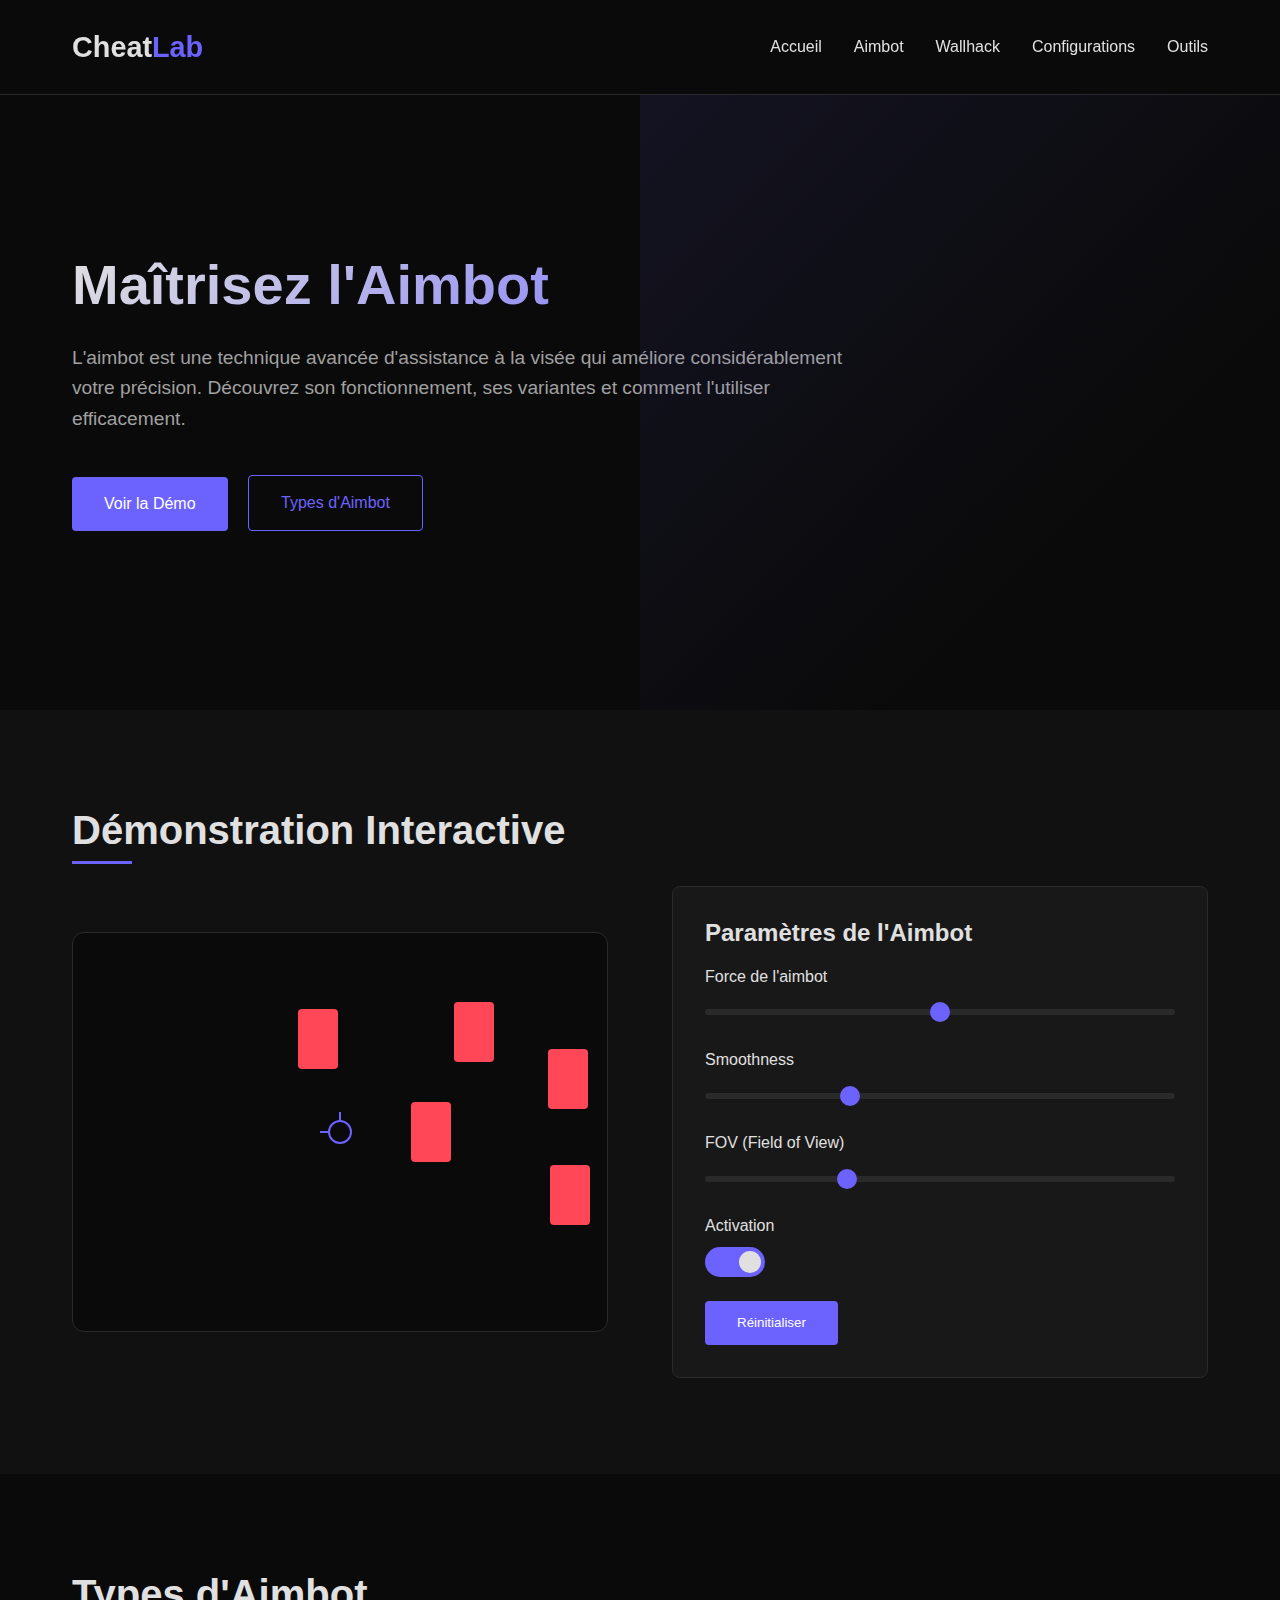
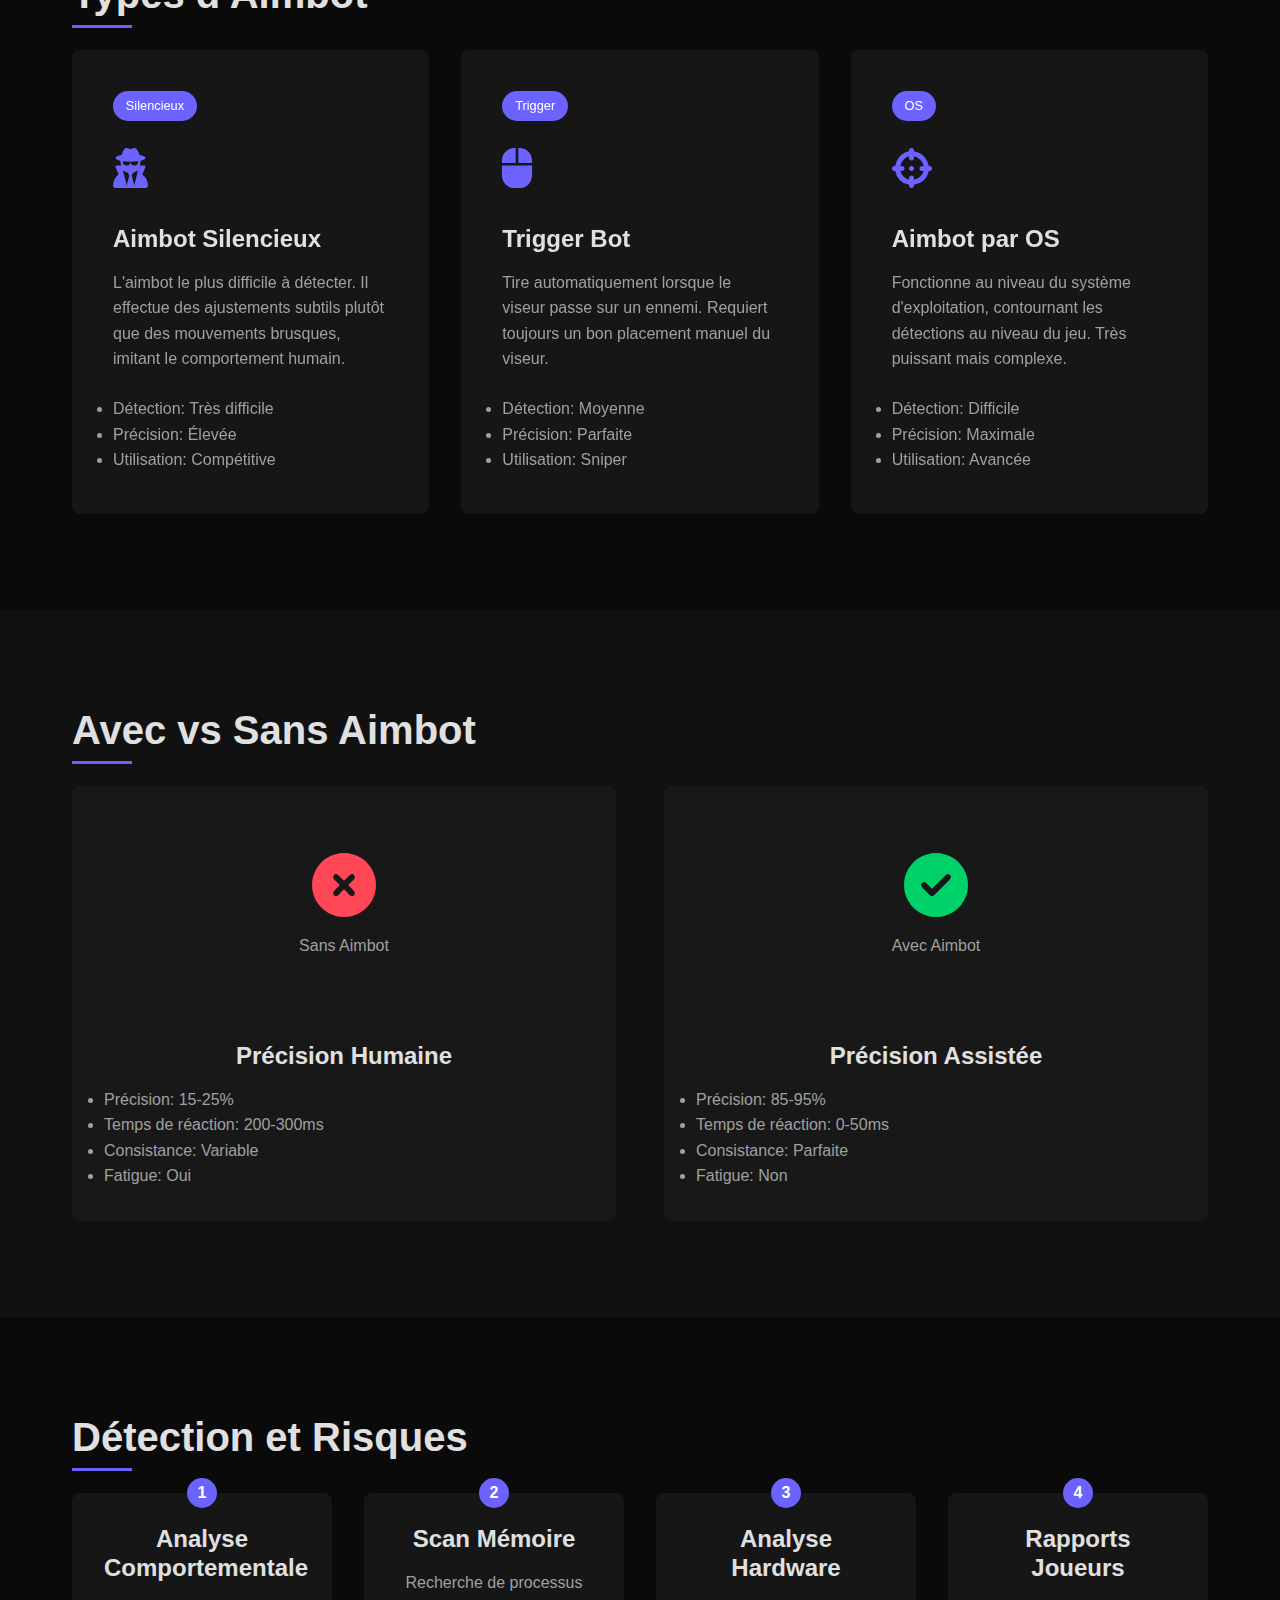
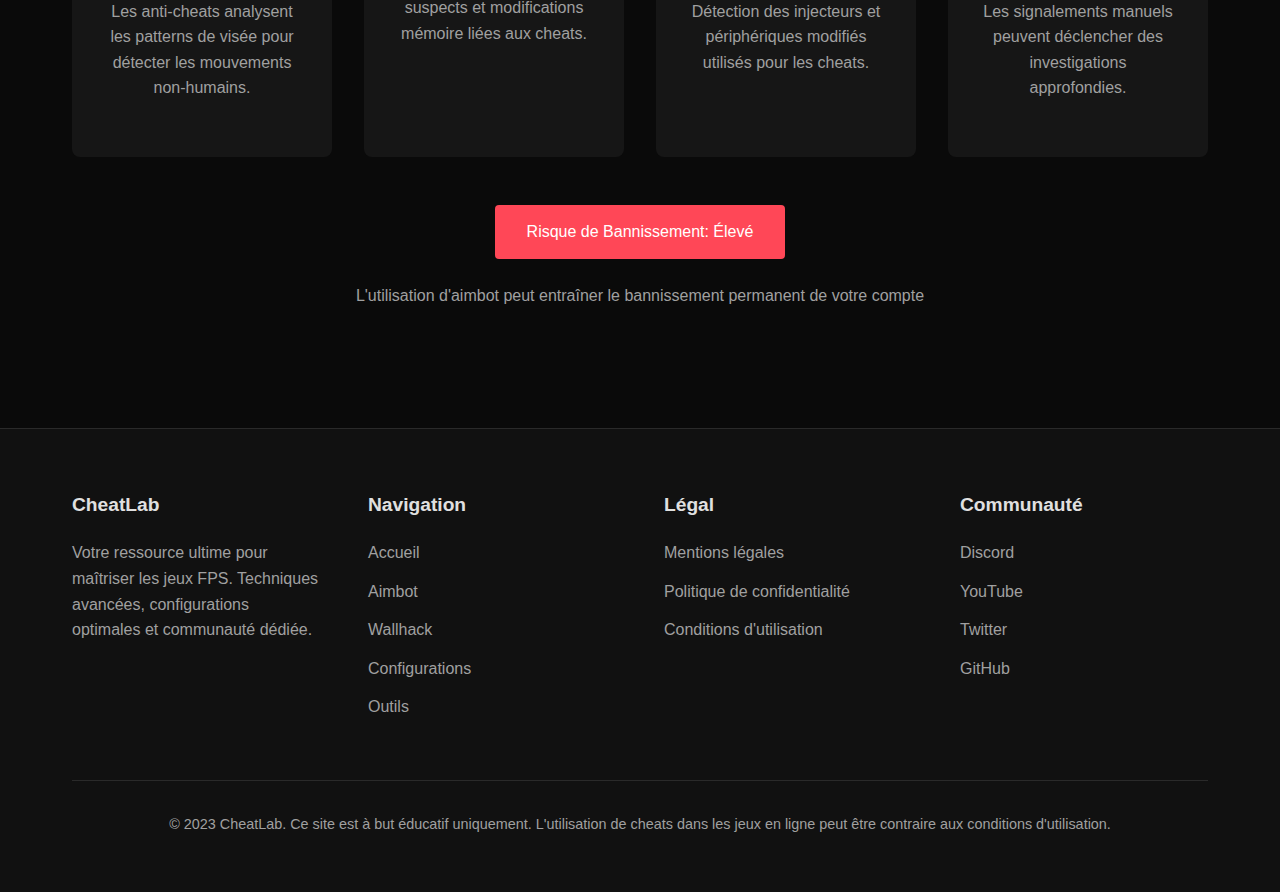
<file: aimbot.html>
<!DOCTYPE html>
<html lang="fr">
<head>
    <meta charset="UTF-8">
    <meta name="viewport" content="width=device-width, initial-scale=1.0">
    <title>Aimbot - CheatLab</title>
    <link rel="stylesheet" href="https://cdnjs.cloudflare.com/ajax/libs/font-awesome/6.4.0/css/all.min.css">
    <style>
        /* Variables et reset */
        :root {
            --primary: #0a0a0a;
            --secondary: #111111;
            --accent: #6c63ff;
            --accent-light: #8a85ff;
            --text: #e0e0e0;
            --text-light: #a0a0a0;
            --border: #2a2a2a;
            --card-bg: rgba(30, 30, 30, 0.6);
            --success: #00d26a;
            --warning: #ff9a3d;
            --danger: #ff4757;
        }

        * {
            margin: 0;
            padding: 0;
            box-sizing: border-box;
            font-family: 'Inter', -apple-system, BlinkMacSystemFont, sans-serif;
        }

        html {
            scroll-behavior: smooth;
        }

        body {
            background-color: var(--primary);
            color: var(--text);
            line-height: 1.6;
            overflow-x: hidden;
        }

        /* Typographie */
        h1, h2, h3, h4 {
            font-weight: 600;
            line-height: 1.2;
        }

        h1 {
            font-size: 3.5rem;
            margin-bottom: 1.5rem;
            background: linear-gradient(135deg, var(--text) 0%, var(--accent) 100%);
            -webkit-background-clip: text;
            -webkit-text-fill-color: transparent;
        }

        h2 {
            font-size: 2.5rem;
            margin-bottom: 2rem;
            position: relative;
            display: inline-block;
        }

        h2:after {
            content: '';
            position: absolute;
            bottom: -10px;
            left: 0;
            width: 60px;
            height: 3px;
            background: var(--accent);
        }

        h3 {
            font-size: 1.5rem;
            margin-bottom: 1rem;
        }

        p {
            margin-bottom: 1.5rem;
            color: var(--text-light);
        }

        /* Layout */
        .container {
            width: 100%;
            max-width: 1200px;
            margin: 0 auto;
            padding: 0 2rem;
        }

        section {
            padding: 6rem 0;
        }

        /* Navigation */
        nav {
            position: fixed;
            top: 0;
            width: 100%;
            padding: 1.5rem 0;
            background: rgba(10, 10, 10, 0.9);
            backdrop-filter: blur(10px);
            z-index: 1000;
            border-bottom: 1px solid var(--border);
            transition: all 0.3s ease;
        }

        nav.scrolled {
            padding: 1rem 0;
            background: rgba(10, 10, 10, 0.95);
        }

        .nav-container {
            display: flex;
            justify-content: space-between;
            align-items: center;
        }

        .logo {
            font-size: 1.8rem;
            font-weight: 700;
            color: var(--text);
            text-decoration: none;
            display: flex;
            align-items: center;
        }

        .logo span {
            color: var(--accent);
        }

        .nav-links {
            display: flex;
            list-style: none;
        }

        .nav-links li {
            margin-left: 2rem;
        }

        .nav-links a {
            color: var(--text);
            text-decoration: none;
            font-weight: 500;
            transition: color 0.3s;
            position: relative;
        }

        .nav-links a:after {
            content: '';
            position: absolute;
            bottom: -5px;
            left: 0;
            width: 0;
            height: 2px;
            background: var(--accent);
            transition: width 0.3s;
        }

        .nav-links a:hover {
            color: var(--accent-light);
        }

        .nav-links a:hover:after {
            width: 100%;
        }

        .mobile-toggle {
            display: none;
            background: none;
            border: none;
            color: var(--text);
            font-size: 1.5rem;
            cursor: pointer;
        }

        /* Hero Section */
        .hero {
            min-height: 70vh;
            display: flex;
            align-items: center;
            position: relative;
            overflow: hidden;
            margin-top: 80px;
        }

        .hero-content {
            max-width: 800px;
            z-index: 2;
        }

        .hero p {
            font-size: 1.2rem;
            margin-bottom: 2.5rem;
        }

        .btn {
            display: inline-block;
            padding: 0.9rem 2rem;
            background: var(--accent);
            color: white;
            text-decoration: none;
            border-radius: 4px;
            font-weight: 500;
            transition: all 0.3s;
            border: none;
            cursor: pointer;
            position: relative;
            overflow: hidden;
        }

        .btn:before {
            content: '';
            position: absolute;
            top: 0;
            left: -100%;
            width: 100%;
            height: 100%;
            background: linear-gradient(90deg, transparent, rgba(255,255,255,0.2), transparent);
            transition: left 0.5s;
        }

        .btn:hover:before {
            left: 100%;
        }

        .btn:hover {
            background: var(--accent-light);
            transform: translateY(-2px);
            box-shadow: 0 10px 20px rgba(108, 99, 255, 0.3);
        }

        .btn-outline {
            background: transparent;
            border: 1px solid var(--accent);
            color: var(--accent);
            margin-left: 1rem;
        }

        .btn-outline:hover {
            background: rgba(108, 99, 255, 0.1);
        }

        .hero-bg {
            position: absolute;
            top: 0;
            right: 0;
            width: 50%;
            height: 100%;
            background: linear-gradient(135deg, var(--accent) 0%, transparent 70%);
            opacity: 0.1;
            z-index: 1;
        }

        /* Demo Section */
        .demo-section {
            background: var(--secondary);
        }

        .demo-container {
            display: grid;
            grid-template-columns: 1fr 1fr;
            gap: 4rem;
            align-items: center;
        }

        .demo-visual {
            position: relative;
            height: 400px;
            background: var(--primary);
            border-radius: 12px;
            border: 1px solid var(--border);
            overflow: hidden;
        }

        .demo-controls {
            background: var(--card-bg);
            padding: 2rem;
            border-radius: 8px;
            border: 1px solid var(--border);
        }

        .control-group {
            margin-bottom: 1.5rem;
        }

        .control-label {
            display: block;
            margin-bottom: 0.5rem;
            color: var(--text);
            font-weight: 500;
        }

        .slider {
            width: 100%;
            height: 6px;
            background: var(--border);
            border-radius: 3px;
            outline: none;
            -webkit-appearance: none;
        }

        .slider::-webkit-slider-thumb {
            -webkit-appearance: none;
            width: 20px;
            height: 20px;
            background: var(--accent);
            border-radius: 50%;
            cursor: pointer;
        }

        .toggle-switch {
            position: relative;
            display: inline-block;
            width: 60px;
            height: 30px;
        }

        .toggle-switch input {
            opacity: 0;
            width: 0;
            height: 0;
        }

        .toggle-slider {
            position: absolute;
            cursor: pointer;
            top: 0;
            left: 0;
            right: 0;
            bottom: 0;
            background: var(--border);
            transition: .4s;
            border-radius: 34px;
        }

        .toggle-slider:before {
            position: absolute;
            content: "";
            height: 22px;
            width: 22px;
            left: 4px;
            bottom: 4px;
            background: var(--text);
            transition: .4s;
            border-radius: 50%;
        }

        input:checked + .toggle-slider {
            background: var(--accent);
        }

        input:checked + .toggle-slider:before {
            transform: translateX(30px);
        }

        /* Types Grid */
        .types-grid {
            display: grid;
            grid-template-columns: repeat(auto-fit, minmax(300px, 1fr));
            gap: 2rem;
        }

        .type-card {
            background: var(--card-bg);
            border-radius: 8px;
            padding: 2.5rem;
            transition: all 0.3s;
            border: 1px solid transparent;
            backdrop-filter: blur(10px);
        }

        .type-card:hover {
            transform: translateY(-5px);
            border-color: var(--accent);
            box-shadow: 0 10px 30px rgba(0, 0, 0, 0.2);
        }

        .type-icon {
            font-size: 2.5rem;
            margin-bottom: 1.5rem;
            color: var(--accent);
        }

        .type-badge {
            display: inline-block;
            padding: 0.3rem 0.8rem;
            background: var(--accent);
            color: white;
            border-radius: 20px;
            font-size: 0.8rem;
            margin-bottom: 1rem;
        }

        /* Comparison Section */
        .comparison {
            background: var(--secondary);
        }

        .comparison-grid {
            display: grid;
            grid-template-columns: 1fr 1fr;
            gap: 3rem;
        }

        .comparison-card {
            background: var(--card-bg);
            border-radius: 8px;
            padding: 2rem;
            text-align: center;
        }

        .comparison-visual {
            height: 200px;
            margin-bottom: 1.5rem;
            position: relative;
        }

        /* Detection Section */
        .detection-steps {
            display: grid;
            grid-template-columns: repeat(auto-fit, minmax(250px, 1fr));
            gap: 2rem;
        }

        .step-card {
            background: var(--card-bg);
            border-radius: 8px;
            padding: 2rem;
            text-align: center;
            position: relative;
        }

        .step-number {
            position: absolute;
            top: -15px;
            left: 50%;
            transform: translateX(-50%);
            width: 30px;
            height: 30px;
            background: var(--accent);
            color: white;
            border-radius: 50%;
            display: flex;
            align-items: center;
            justify-content: center;
            font-weight: bold;
        }

        /* Footer */
        footer {
            background: var(--secondary);
            padding: 4rem 0 2rem;
            border-top: 1px solid var(--border);
        }

        .footer-content {
            display: grid;
            grid-template-columns: repeat(auto-fit, minmax(200px, 1fr));
            gap: 3rem;
            margin-bottom: 3rem;
        }

        .footer-column h3 {
            margin-bottom: 1.5rem;
            font-size: 1.2rem;
        }

        .footer-links {
            list-style: none;
        }

        .footer-links li {
            margin-bottom: 0.8rem;
        }

        .footer-links a {
            color: var(--text-light);
            text-decoration: none;
            transition: color 0.3s;
        }

        .footer-links a:hover {
            color: var(--accent);
        }

        .footer-bottom {
            text-align: center;
            padding-top: 2rem;
            border-top: 1px solid var(--border);
            color: var(--text-light);
            font-size: 0.9rem;
        }

        /* Aimbot Animation */
        .aimbot-demo {
            position: relative;
            width: 100%;
            height: 100%;
        }

        .crosshair {
            position: absolute;
            top: 50%;
            left: 50%;
            width: 24px;
            height: 24px;
            transform: translate(-50%, -50%);
            border: 2px solid var(--accent);
            border-radius: 50%;
            z-index: 10;
            transition: all 0.1s ease;
        }

        .crosshair:before, .crosshair:after {
            content: '';
            position: absolute;
            background: var(--accent);
        }

        .crosshair:before {
            width: 2px;
            height: 10px;
            top: -10px;
            left: 50%;
            transform: translateX(-50%);
        }

        .crosshair:after {
            width: 10px;
            height: 2px;
            left: -10px;
            top: 50%;
            transform: translateY(-50%);
        }

        .target {
            position: absolute;
            width: 40px;
            height: 60px;
            background: var(--danger);
            border-radius: 4px;
            transition: all 0.3s ease;
        }

        .target-head {
            position: absolute;
            top: 0;
            left: 50%;
            transform: translateX(-50%);
            width: 24px;
            height: 24px;
            background: var(--danger);
            border-radius: 50%;
        }

        .hit-effect {
            position: absolute;
            width: 20px;
            height: 20px;
            background: var(--success);
            border-radius: 50%;
            opacity: 0;
            animation: hitPulse 0.5s ease-out;
        }

        @keyframes hitPulse {
            0% { transform: scale(0); opacity: 0.8; }
            100% { transform: scale(3); opacity: 0; }
        }

        /* Responsive */
        @media (max-width: 992px) {
            h1 {
                font-size: 2.8rem;
            }
            
            h2 {
                font-size: 2rem;
            }

            .demo-container {
                grid-template-columns: 1fr;
                gap: 2rem;
            }

            .comparison-grid {
                grid-template-columns: 1fr;
            }
        }

        @media (max-width: 768px) {
            .nav-links {
                display: none;
                position: absolute;
                top: 100%;
                left: 0;
                width: 100%;
                background: var(--primary);
                flex-direction: column;
                padding: 1rem 0;
                border-top: 1px solid var(--border);
            }

            .nav-links.active {
                display: flex;
            }

            .nav-links li {
                margin: 0;
                text-align: center;
                padding: 0.8rem 0;
            }

            .mobile-toggle {
                display: block;
            }

            .hero-bg {
                width: 100%;
                opacity: 0.05;
            }

            .btn-outline {
                margin-left: 0;
                margin-top: 1rem;
                display: block;
            }
        }

        @media (max-width: 576px) {
            .container {
                padding: 0 1rem;
            }
            
            section {
                padding: 4rem 0;
            }
            
            h1 {
                font-size: 2.2rem;
            }
            
            h2 {
                font-size: 1.8rem;
            }
        }
    </style>
</head>
<body>
    <!-- Navigation -->
    <nav id="navbar">
        <div class="container nav-container">
            <a href="index.html" class="logo">Cheat<span>Lab</span></a>
            <ul class="nav-links">
                <li><a href="index.html">Accueil</a></li>
                <li><a href="aimbot.html" class="active">Aimbot</a></li>
                <li><a href="wallhack.html">Wallhack</a></li>
                <li><a href="configs.html">Configurations</a></li>
                <li><a href="tools.html">Outils</a></li>
            </ul>
            <button class="mobile-toggle">
                <i class="fas fa-bars"></i>
            </button>
        </div>
    </nav>

    <!-- Hero Section -->
    <section class="hero">
        <div class="container">
            <div class="hero-content">
                <h1>Maîtrisez l'Aimbot</h1>
                <p>L'aimbot est une technique avancée d'assistance à la visée qui améliore considérablement votre précision. Découvrez son fonctionnement, ses variantes et comment l'utiliser efficacement.</p>
                <div>
                    <a href="#demo" class="btn">Voir la Démo</a>
                    <a href="#types" class="btn btn-outline">Types d'Aimbot</a>
                </div>
            </div>
        </div>
        <div class="hero-bg"></div>
    </section>

    <!-- Demo Section -->
    <section id="demo" class="demo-section">
        <div class="container">
            <h2>Démonstration Interactive</h2>
            <div class="demo-container">
                <div class="demo-visual">
                    <div class="aimbot-demo" id="aimbotDemo">
                        <!-- Les cibles seront générées par JavaScript -->
                    </div>
                </div>
                <div class="demo-controls">
                    <h3>Paramètres de l'Aimbot</h3>
                    <div class="control-group">
                        <label class="control-label">Force de l'aimbot</label>
                        <input type="range" min="0" max="100" value="50" class="slider" id="aimbotStrength">
                    </div>
                    <div class="control-group">
                        <label class="control-label">Smoothness</label>
                        <input type="range" min="0" max="100" value="30" class="slider" id="aimbotSmoothness">
                    </div>
                    <div class="control-group">
                        <label class="control-label">FOV (Field of View)</label>
                        <input type="range" min="10" max="180" value="60" class="slider" id="aimbotFOV">
                    </div>
                    <div class="control-group">
                        <label class="control-label">Activation</label>
                        <label class="toggle-switch">
                            <input type="checkbox" id="aimbotToggle" checked>
                            <span class="toggle-slider"></span>
                        </label>
                    </div>
                    <button class="btn" id="resetDemo">Réinitialiser</button>
                </div>
            </div>
        </div>
    </section>

    <!-- Types Section -->
    <section id="types">
        <div class="container">
            <h2>Types d'Aimbot</h2>
            <div class="types-grid">
                <div class="type-card">
                    <div class="type-badge">Silencieux</div>
                    <div class="type-icon">
                        <i class="fas fa-user-secret"></i>
                    </div>
                    <h3>Aimbot Silencieux</h3>
                    <p>L'aimbot le plus difficile à détecter. Il effectue des ajustements subtils plutôt que des mouvements brusques, imitant le comportement humain.</p>
                    <ul style="color: var(--text-light); margin-top: 1rem;">
                        <li>Détection: Très difficile</li>
                        <li>Précision: Élevée</li>
                        <li>Utilisation: Compétitive</li>
                    </ul>
                </div>
                <div class="type-card">
                    <div class="type-badge">Trigger</div>
                    <div class="type-icon">
                        <i class="fas fa-mouse"></i>
                    </div>
                    <h3>Trigger Bot</h3>
                    <p>Tire automatiquement lorsque le viseur passe sur un ennemi. Requiert toujours un bon placement manuel du viseur.</p>
                    <ul style="color: var(--text-light); margin-top: 1rem;">
                        <li>Détection: Moyenne</li>
                        <li>Précision: Parfaite</li>
                        <li>Utilisation: Sniper</li>
                    </ul>
                </div>
                <div class="type-card">
                    <div class="type-badge">OS</div>
                    <div class="type-icon">
                        <i class="fas fa-crosshairs"></i>
                    </div>
                    <h3>Aimbot par OS</h3>
                    <p>Fonctionne au niveau du système d'exploitation, contournant les détections au niveau du jeu. Très puissant mais complexe.</p>
                    <ul style="color: var(--text-light); margin-top: 1rem;">
                        <li>Détection: Difficile</li>
                        <li>Précision: Maximale</li>
                        <li>Utilisation: Avancée</li>
                    </ul>
                </div>
            </div>
        </div>
    </section>

    <!-- Comparison Section -->
    <section class="comparison">
        <div class="container">
            <h2>Avec vs Sans Aimbot</h2>
            <div class="comparison-grid">
                <div class="comparison-card">
                    <div class="comparison-visual" style="display: flex; align-items: center; justify-content: center;">
                        <div style="text-align: center;">
                            <i class="fas fa-times-circle" style="font-size: 4rem; color: var(--danger);"></i>
                            <p style="margin-top: 1rem;">Sans Aimbot</p>
                        </div>
                    </div>
                    <h3>Précision Humaine</h3>
                    <ul style="text-align: left; color: var(--text-light);">
                        <li>Précision: 15-25%</li>
                        <li>Temps de réaction: 200-300ms</li>
                        <li>Consistance: Variable</li>
                        <li>Fatigue: Oui</li>
                    </ul>
                </div>
                <div class="comparison-card">
                    <div class="comparison-visual" style="display: flex; align-items: center; justify-content: center;">
                        <div style="text-align: center;">
                            <i class="fas fa-check-circle" style="font-size: 4rem; color: var(--success);"></i>
                            <p style="margin-top: 1rem;">Avec Aimbot</p>
                        </div>
                    </div>
                    <h3>Précision Assistée</h3>
                    <ul style="text-align: left; color: var(--text-light);">
                        <li>Précision: 85-95%</li>
                        <li>Temps de réaction: 0-50ms</li>
                        <li>Consistance: Parfaite</li>
                        <li>Fatigue: Non</li>
                    </ul>
                </div>
            </div>
        </div>
    </section>

    <!-- Detection Section -->
    <section id="detection">
        <div class="container">
            <h2>Détection et Risques</h2>
            <div class="detection-steps">
                <div class="step-card">
                    <div class="step-number">1</div>
                    <h3>Analyse Comportementale</h3>
                    <p>Les anti-cheats analysent les patterns de visée pour détecter les mouvements non-humains.</p>
                </div>
                <div class="step-card">
                    <div class="step-number">2</div>
                    <h3>Scan Mémoire</h3>
                    <p>Recherche de processus suspects et modifications mémoire liées aux cheats.</p>
                </div>
                <div class="step-card">
                    <div class="step-number">3</div>
                    <h3>Analyse Hardware</h3>
                    <p>Détection des injecteurs et périphériques modifiés utilisés pour les cheats.</p>
                </div>
                <div class="step-card">
                    <div class="step-number">4</div>
                    <h3>Rapports Joueurs</h3>
                    <p>Les signalements manuels peuvent déclencher des investigations approfondies.</p>
                </div>
            </div>
            <div style="text-align: center; margin-top: 3rem;">
                <div class="btn" style="background: var(--danger);">Risque de Bannissement: Élevé</div>
                <p style="margin-top: 1rem; color: var(--text-light);">L'utilisation d'aimbot peut entraîner le bannissement permanent de votre compte</p>
            </div>
        </div>
    </section>

    <!-- Footer -->
    <footer>
        <div class="container">
            <div class="footer-content">
                <div class="footer-column">
                    <h3>CheatLab</h3>
                    <p>Votre ressource ultime pour maîtriser les jeux FPS. Techniques avancées, configurations optimales et communauté dédiée.</p>
                </div>
                <div class="footer-column">
                    <h3>Navigation</h3>
                    <ul class="footer-links">
                        <li><a href="index.html">Accueil</a></li>
                        <li><a href="aimbot.html">Aimbot</a></li>
                        <li><a href="wallhack.html">Wallhack</a></li>
                        <li><a href="configs.html">Configurations</a></li>
                        <li><a href="tools.html">Outils</a></li>
                    </ul>
                </div>
                <div class="footer-column">
                    <h3>Légal</h3>
                    <ul class="footer-links">
                        <li><a href="#">Mentions légales</a></li>
                        <li><a href="#">Politique de confidentialité</a></li>
                        <li><a href="#">Conditions d'utilisation</a></li>
                    </ul>
                </div>
                <div class="footer-column">
                    <h3>Communauté</h3>
                    <ul class="footer-links">
                        <li><a href="#">Discord</a></li>
                        <li><a href="#">YouTube</a></li>
                        <li><a href="#">Twitter</a></li>
                        <li><a href="#">GitHub</a></li>
                    </ul>
                </div>
            </div>
            <div class="footer-bottom">
                <p>&copy; 2023 CheatLab. Ce site est à but éducatif uniquement. L'utilisation de cheats dans les jeux en ligne peut être contraire aux conditions d'utilisation.</p>
            </div>
        </div>
    </footer>

    <script>
        // Navigation mobile
        const mobileToggle = document.querySelector('.mobile-toggle');
        const navLinks = document.querySelector('.nav-links');

        mobileToggle.addEventListener('click', () => {
            navLinks.classList.toggle('active');
        });

        // Navbar scroll effect
        const navbar = document.getElementById('navbar');
        window.addEventListener('scroll', () => {
            if (window.scrollY > 50) {
                navbar.classList.add('scrolled');
            } else {
                navbar.classList.remove('scrolled');
            }
        });

        // Aimbot Demo
        const aimbotDemo = document.getElementById('aimbotDemo');
        const aimbotToggle = document.getElementById('aimbotToggle');
        const aimbotStrength = document.getElementById('aimbotStrength');
        const aimbotSmoothness = document.getElementById('aimbotSmoothness');
        const aimbotFOV = document.getElementById('aimbotFOV');
        const resetBtn = document.getElementById('resetDemo');

        let targets = [];
        let crosshair;
        let isAimbotActive = true;
        let lastHitTime = 0;

        function initDemo() {
            // Create crosshair
            crosshair = document.createElement('div');
            crosshair.className = 'crosshair';
            aimbotDemo.appendChild(crosshair);

            // Create targets
            for (let i = 0; i < 5; i++) {
                createTarget();
            }

            // Add mouse move listener
            aimbotDemo.addEventListener('mousemove', handleMouseMove);
        }

        function createTarget() {
            const target = document.createElement('div');
            target.className = 'target';
            
            const head = document.createElement('div');
            head.className = 'target-head';
            target.appendChild(head);
            
            // Random position
            const x = Math.random() * 80 + 10;
            const y = Math.random() * 70 + 15;
            
            target.style.left = `${x}%`;
            target.style.top = `${y}%`;
            
            aimbotDemo.appendChild(target);
            targets.push(target);
            
            return target;
        }

        function handleMouseMove(e) {
            if (!isAimbotActive) return;
            
            const rect = aimbotDemo.getBoundingClientRect();
            const mouseX = e.clientX - rect.left;
            const mouseY = e.clientY - rect.top;
            
            // Update crosshair position
            crosshair.style.left = `${mouseX}px`;
            crosshair.style.top = `${mouseY}px`;
            
            // Check for targets in FOV
            const fov = parseInt(aimbotFOV.value);
            const strength = parseInt(aimbotStrength.value) / 100;
            const smoothness = 100 - parseInt(aimbotSmoothness.value);
            
            let closestTarget = null;
            let closestDistance = Infinity;
            
            targets.forEach(target => {
                const targetRect = target.getBoundingClientRect();
                const targetX = targetRect.left + targetRect.width / 2 - rect.left;
                const targetY = targetRect.top + targetRect.height / 2 - rect.left;
                
                const distance = Math.sqrt(
                    Math.pow(mouseX - targetX, 2) + 
                    Math.pow(mouseY - targetY, 2)
                );
                
                if (distance < fov && distance < closestDistance) {
                    closestDistance = distance;
                    closestTarget = target;
                }
            });
            
            // Apply aimbot if target found
            if (closestTarget && strength > 0) {
                const targetRect = closestTarget.getBoundingClientRect();
                const targetX = targetRect.left + targetRect.width / 2 - rect.left;
                const targetY = targetRect.top + targetRect.height / 2 - rect.top;
                
                // Smooth movement
                const moveX = (targetX - mouseX) * strength * (1 - smoothness / 100);
                const moveY = (targetY - mouseY) * strength * (1 - smoothness / 100);
                
                crosshair.style.left = `${mouseX + moveX}px`;
                crosshair.style.top = `${mouseY + moveY}px`;
                
                // Auto shoot if very close
                if (closestDistance < 20 && Date.now() - lastHitTime > 500) {
                    createHitEffect(targetX, targetY);
                    lastHitTime = Date.now();
                }
            }
        }

        function createHitEffect(x, y) {
            const effect = document.createElement('div');
            effect.className = 'hit-effect';
            effect.style.left = `${x}px`;
            effect.style.top = `${y}px`;
            aimbotDemo.appendChild(effect);
            
            setTimeout(() => {
                effect.remove();
            }, 500);
        }

        function resetDemo() {
            targets.forEach(target => target.remove());
            targets = [];
            for (let i = 0; i < 5; i++) {
                createTarget();
            }
        }

        // Event listeners
        aimbotToggle.addEventListener('change', (e) => {
            isAimbotActive = e.target.checked;
        });

        resetBtn.addEventListener('click', resetDemo);

        // Initialize demo
        initDemo();

        // Smooth scrolling for anchor links
        document.querySelectorAll('a[href^="#"]').forEach(anchor => {
            anchor.addEventListener('click', function(e) {
                e.preventDefault();
                
                const targetId = this.getAttribute('href');
                if (targetId === '#') return;
                
                const targetElement = document.querySelector(targetId);
                if (targetElement) {
                    window.scrollTo({
                        top: targetElement.offsetTop - 80,
                        behavior: 'smooth'
                    });
                    
                    // Close mobile menu if open
                    navLinks.classList.remove('active');
                }
            });
        });
    </script>
</body>
</html>
</file>
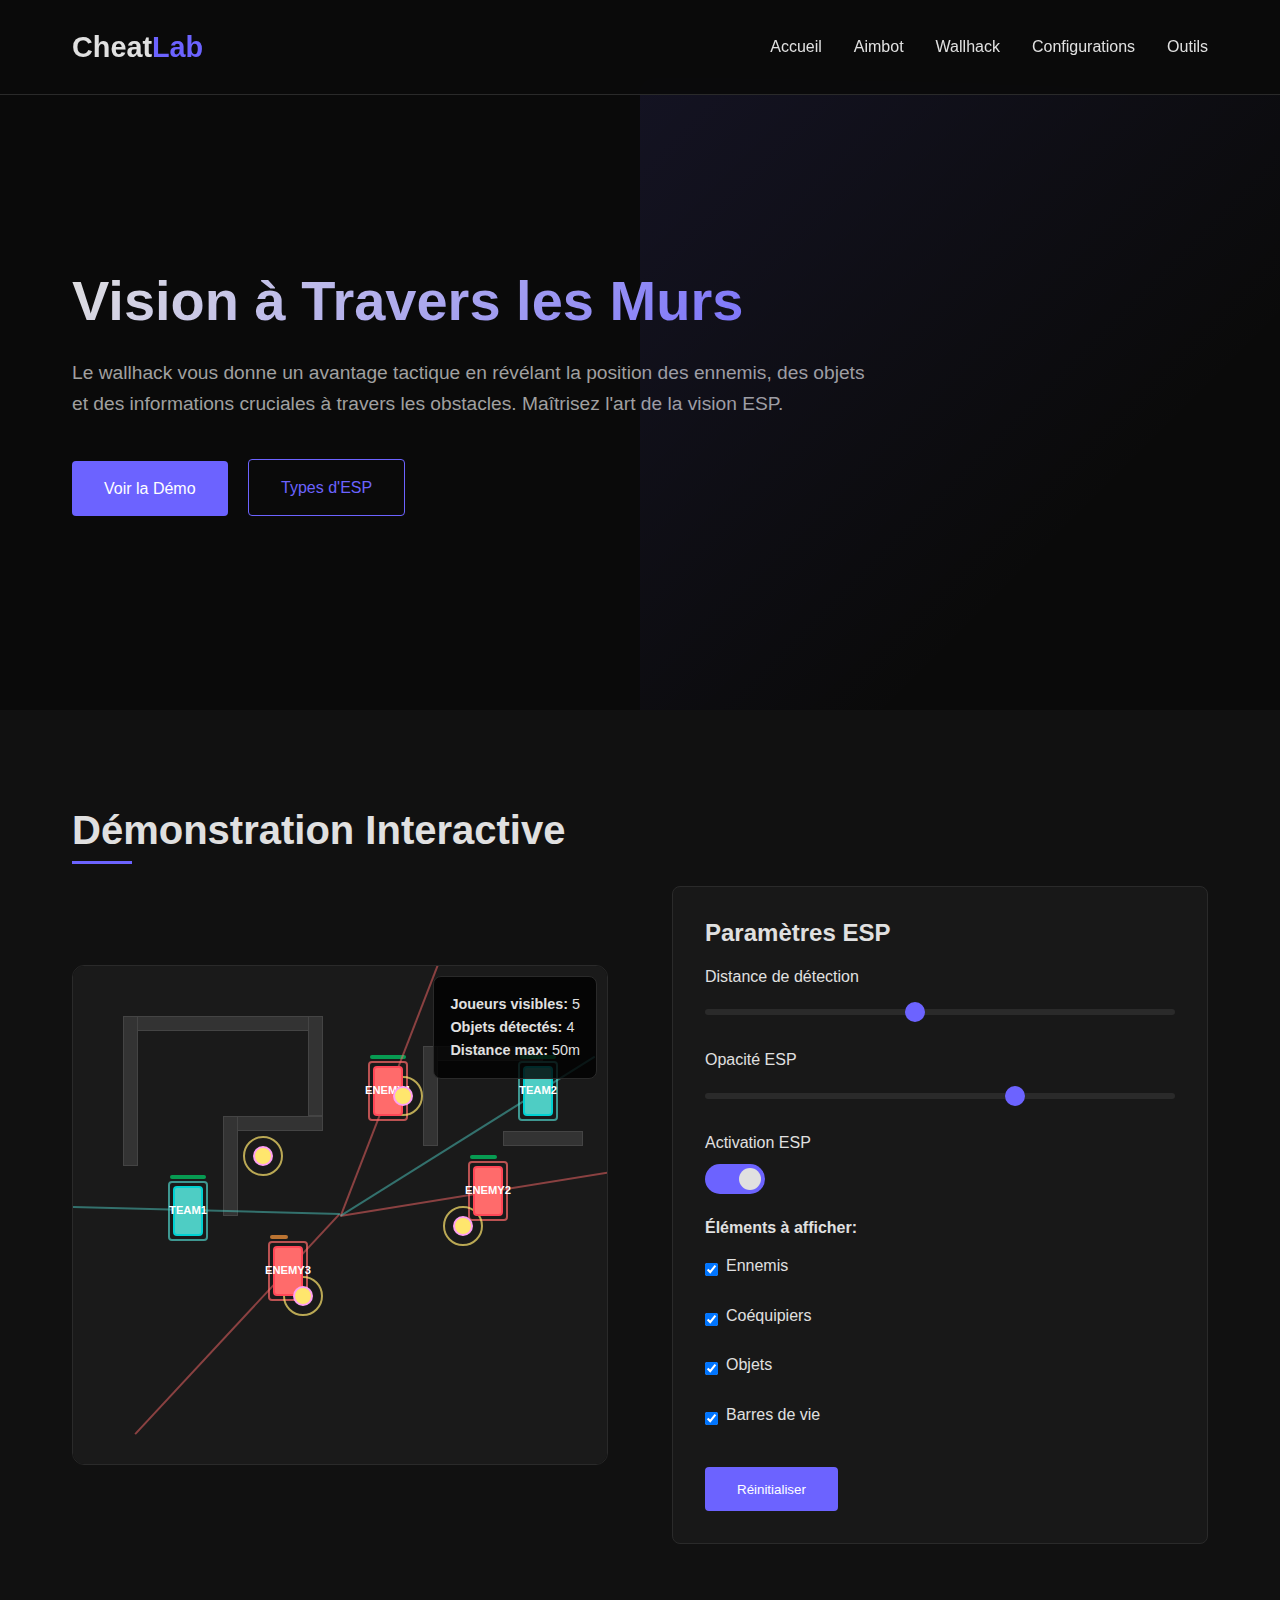
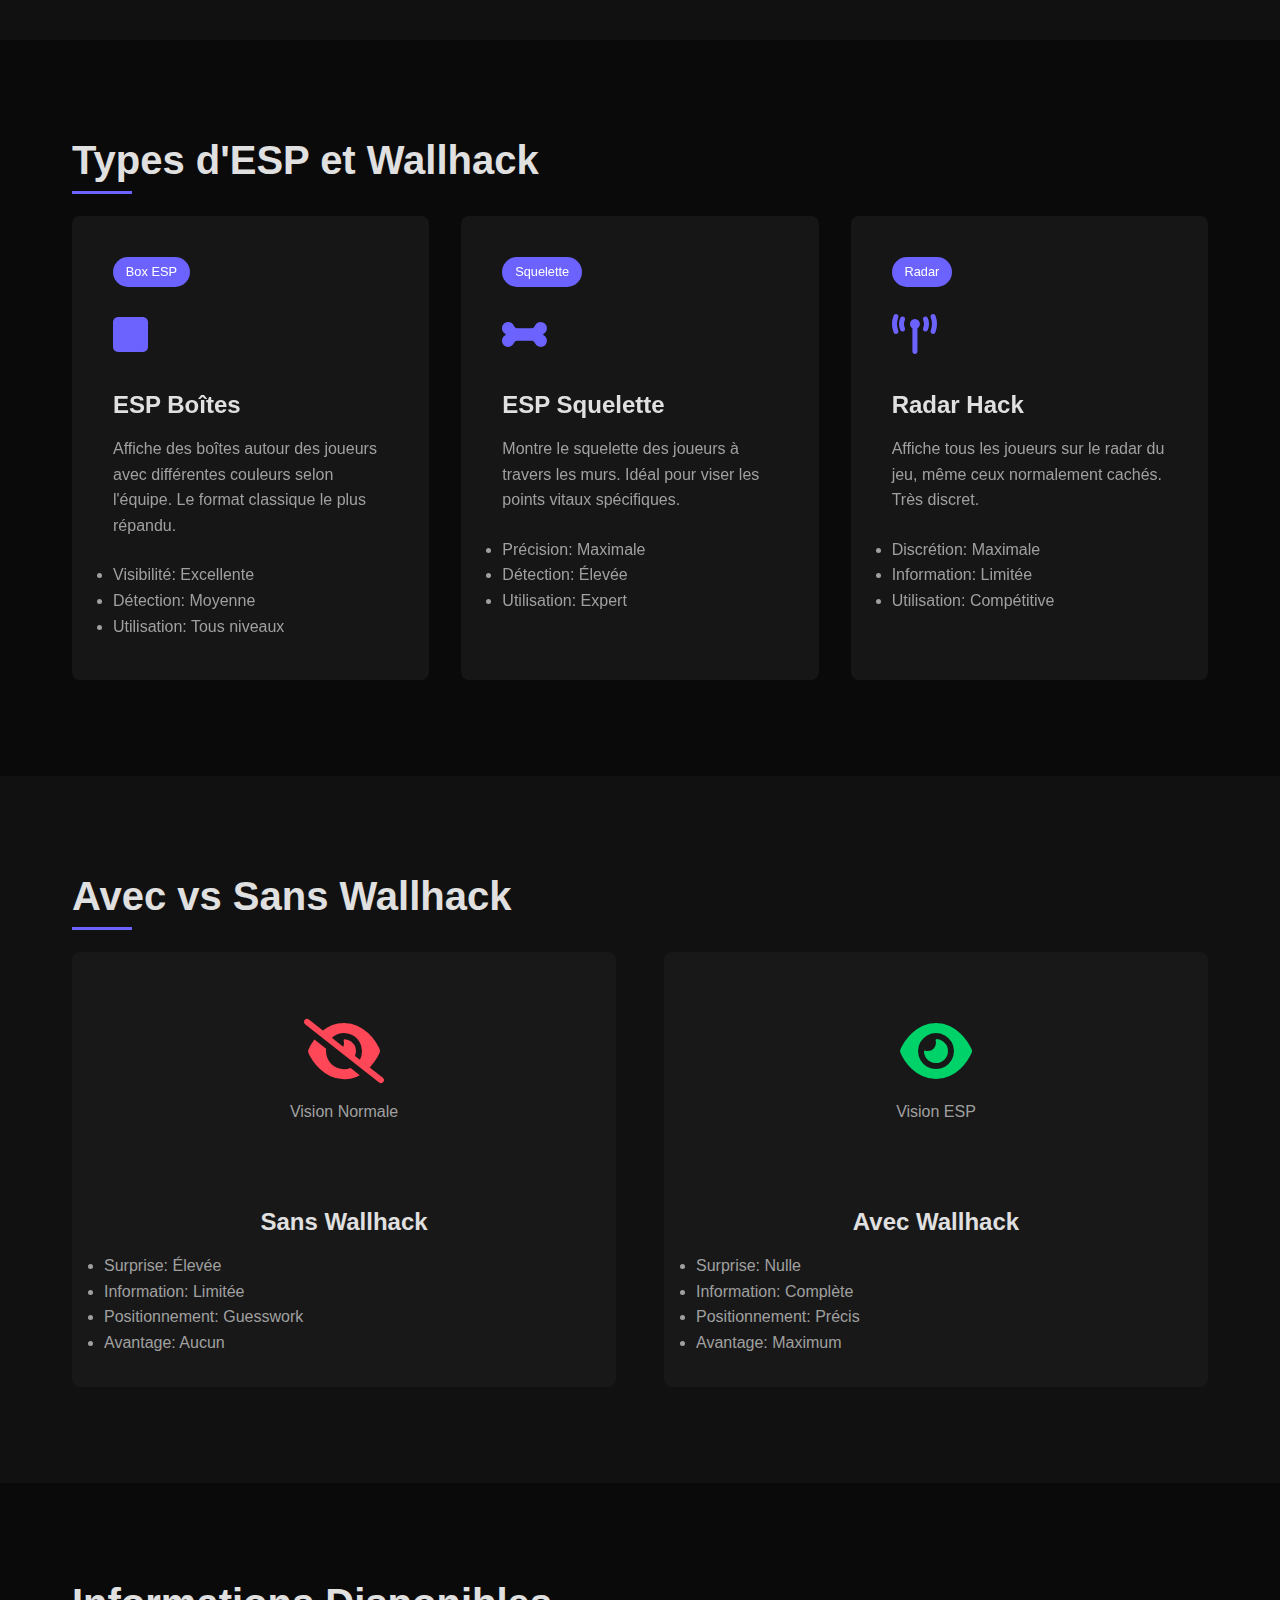
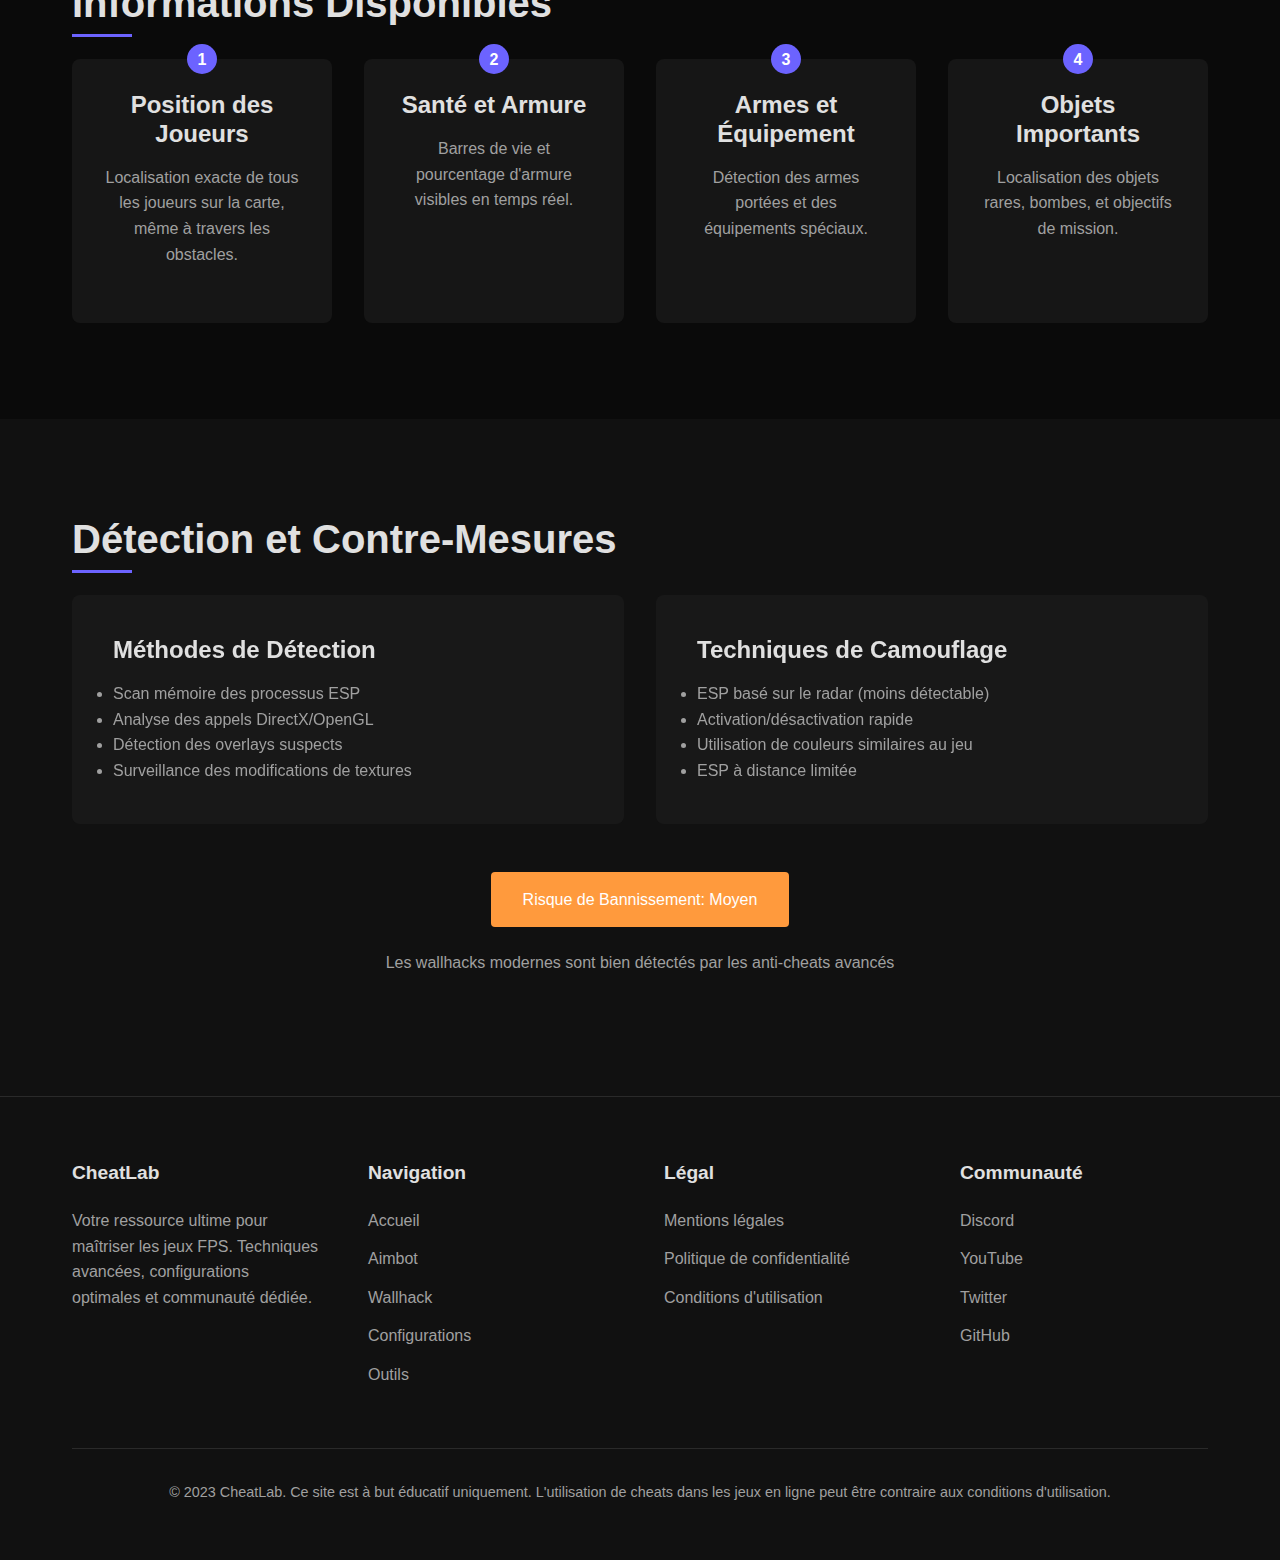
<file: wallhack.html>
<!DOCTYPE html>
<html lang="fr">
<head>
    <meta charset="UTF-8">
    <meta name="viewport" content="width=device-width, initial-scale=1.0">
    <title>Wallhack - CheatLab</title>
    <link rel="stylesheet" href="https://cdnjs.cloudflare.com/ajax/libs/font-awesome/6.4.0/css/all.min.css">
    <style>
        /* Variables et reset */
        :root {
            --primary: #0a0a0a;
            --secondary: #111111;
            --accent: #6c63ff;
            --accent-light: #8a85ff;
            --text: #e0e0e0;
            --text-light: #a0a0a0;
            --border: #2a2a2a;
            --card-bg: rgba(30, 30, 30, 0.6);
            --success: #00d26a;
            --warning: #ff9a3d;
            --danger: #ff4757;
            --enemy: #ff6b6b;
            --teammate: #4ecdc4;
            --item: #ffe66d;
        }

        * {
            margin: 0;
            padding: 0;
            box-sizing: border-box;
            font-family: 'Inter', -apple-system, BlinkMacSystemFont, sans-serif;
        }

        html {
            scroll-behavior: smooth;
        }

        body {
            background-color: var(--primary);
            color: var(--text);
            line-height: 1.6;
            overflow-x: hidden;
        }

        /* Typographie */
        h1, h2, h3, h4 {
            font-weight: 600;
            line-height: 1.2;
        }

        h1 {
            font-size: 3.5rem;
            margin-bottom: 1.5rem;
            background: linear-gradient(135deg, var(--text) 0%, var(--accent) 100%);
            -webkit-background-clip: text;
            -webkit-text-fill-color: transparent;
        }

        h2 {
            font-size: 2.5rem;
            margin-bottom: 2rem;
            position: relative;
            display: inline-block;
        }

        h2:after {
            content: '';
            position: absolute;
            bottom: -10px;
            left: 0;
            width: 60px;
            height: 3px;
            background: var(--accent);
        }

        h3 {
            font-size: 1.5rem;
            margin-bottom: 1rem;
        }

        p {
            margin-bottom: 1.5rem;
            color: var(--text-light);
        }

        /* Layout */
        .container {
            width: 100%;
            max-width: 1200px;
            margin: 0 auto;
            padding: 0 2rem;
        }

        section {
            padding: 6rem 0;
        }

        /* Navigation */
        nav {
            position: fixed;
            top: 0;
            width: 100%;
            padding: 1.5rem 0;
            background: rgba(10, 10, 10, 0.9);
            backdrop-filter: blur(10px);
            z-index: 1000;
            border-bottom: 1px solid var(--border);
            transition: all 0.3s ease;
        }

        nav.scrolled {
            padding: 1rem 0;
            background: rgba(10, 10, 10, 0.95);
        }

        .nav-container {
            display: flex;
            justify-content: space-between;
            align-items: center;
        }

        .logo {
            font-size: 1.8rem;
            font-weight: 700;
            color: var(--text);
            text-decoration: none;
            display: flex;
            align-items: center;
        }

        .logo span {
            color: var(--accent);
        }

        .nav-links {
            display: flex;
            list-style: none;
        }

        .nav-links li {
            margin-left: 2rem;
        }

        .nav-links a {
            color: var(--text);
            text-decoration: none;
            font-weight: 500;
            transition: color 0.3s;
            position: relative;
        }

        .nav-links a:after {
            content: '';
            position: absolute;
            bottom: -5px;
            left: 0;
            width: 0;
            height: 2px;
            background: var(--accent);
            transition: width 0.3s;
        }

        .nav-links a:hover {
            color: var(--accent-light);
        }

        .nav-links a:hover:after {
            width: 100%;
        }

        .mobile-toggle {
            display: none;
            background: none;
            border: none;
            color: var(--text);
            font-size: 1.5rem;
            cursor: pointer;
        }

        /* Hero Section */
        .hero {
            min-height: 70vh;
            display: flex;
            align-items: center;
            position: relative;
            overflow: hidden;
            margin-top: 80px;
        }

        .hero-content {
            max-width: 800px;
            z-index: 2;
        }

        .hero p {
            font-size: 1.2rem;
            margin-bottom: 2.5rem;
        }

        .btn {
            display: inline-block;
            padding: 0.9rem 2rem;
            background: var(--accent);
            color: white;
            text-decoration: none;
            border-radius: 4px;
            font-weight: 500;
            transition: all 0.3s;
            border: none;
            cursor: pointer;
            position: relative;
            overflow: hidden;
        }

        .btn:before {
            content: '';
            position: absolute;
            top: 0;
            left: -100%;
            width: 100%;
            height: 100%;
            background: linear-gradient(90deg, transparent, rgba(255,255,255,0.2), transparent);
            transition: left 0.5s;
        }

        .btn:hover:before {
            left: 100%;
        }

        .btn:hover {
            background: var(--accent-light);
            transform: translateY(-2px);
            box-shadow: 0 10px 20px rgba(108, 99, 255, 0.3);
        }

        .btn-outline {
            background: transparent;
            border: 1px solid var(--accent);
            color: var(--accent);
            margin-left: 1rem;
        }

        .btn-outline:hover {
            background: rgba(108, 99, 255, 0.1);
        }

        .hero-bg {
            position: absolute;
            top: 0;
            right: 0;
            width: 50%;
            height: 100%;
            background: linear-gradient(135deg, var(--accent) 0%, transparent 70%);
            opacity: 0.1;
            z-index: 1;
        }

        /* Demo Section */
        .demo-section {
            background: var(--secondary);
        }

        .demo-container {
            display: grid;
            grid-template-columns: 1fr 1fr;
            gap: 4rem;
            align-items: center;
        }

        .demo-visual {
            position: relative;
            height: 500px;
            background: var(--primary);
            border-radius: 12px;
            border: 1px solid var(--border);
            overflow: hidden;
        }

        .demo-controls {
            background: var(--card-bg);
            padding: 2rem;
            border-radius: 8px;
            border: 1px solid var(--border);
        }

        .control-group {
            margin-bottom: 1.5rem;
        }

        .control-label {
            display: block;
            margin-bottom: 0.5rem;
            color: var(--text);
            font-weight: 500;
        }

        .slider {
            width: 100%;
            height: 6px;
            background: var(--border);
            border-radius: 3px;
            outline: none;
            -webkit-appearance: none;
        }

        .slider::-webkit-slider-thumb {
            -webkit-appearance: none;
            width: 20px;
            height: 20px;
            background: var(--accent);
            border-radius: 50%;
            cursor: pointer;
        }

        .toggle-switch {
            position: relative;
            display: inline-block;
            width: 60px;
            height: 30px;
        }

        .toggle-switch input {
            opacity: 0;
            width: 0;
            height: 0;
        }

        .toggle-slider {
            position: absolute;
            cursor: pointer;
            top: 0;
            left: 0;
            right: 0;
            bottom: 0;
            background: var(--border);
            transition: .4s;
            border-radius: 34px;
        }

        .toggle-slider:before {
            position: absolute;
            content: "";
            height: 22px;
            width: 22px;
            left: 4px;
            bottom: 4px;
            background: var(--text);
            transition: .4s;
            border-radius: 50%;
        }

        input:checked + .toggle-slider {
            background: var(--accent);
        }

        input:checked + .toggle-slider:before {
            transform: translateX(30px);
        }

        .checkbox-group {
            display: flex;
            align-items: center;
            margin-bottom: 1rem;
        }

        .checkbox-group input {
            margin-right: 0.5rem;
        }

        /* Types Grid */
        .types-grid {
            display: grid;
            grid-template-columns: repeat(auto-fit, minmax(300px, 1fr));
            gap: 2rem;
        }

        .type-card {
            background: var(--card-bg);
            border-radius: 8px;
            padding: 2.5rem;
            transition: all 0.3s;
            border: 1px solid transparent;
            backdrop-filter: blur(10px);
        }

        .type-card:hover {
            transform: translateY(-5px);
            border-color: var(--accent);
            box-shadow: 0 10px 30px rgba(0, 0, 0, 0.2);
        }

        .type-icon {
            font-size: 2.5rem;
            margin-bottom: 1.5rem;
            color: var(--accent);
        }

        .type-badge {
            display: inline-block;
            padding: 0.3rem 0.8rem;
            background: var(--accent);
            color: white;
            border-radius: 20px;
            font-size: 0.8rem;
            margin-bottom: 1rem;
        }

        /* Comparison Section */
        .comparison {
            background: var(--secondary);
        }

        .comparison-grid {
            display: grid;
            grid-template-columns: 1fr 1fr;
            gap: 3rem;
        }

        .comparison-card {
            background: var(--card-bg);
            border-radius: 8px;
            padding: 2rem;
            text-align: center;
        }

        .comparison-visual {
            height: 200px;
            margin-bottom: 1.5rem;
            position: relative;
        }

        /* Detection Section */
        .detection-steps {
            display: grid;
            grid-template-columns: repeat(auto-fit, minmax(250px, 1fr));
            gap: 2rem;
        }

        .step-card {
            background: var(--card-bg);
            border-radius: 8px;
            padding: 2rem;
            text-align: center;
            position: relative;
        }

        .step-number {
            position: absolute;
            top: -15px;
            left: 50%;
            transform: translateX(-50%);
            width: 30px;
            height: 30px;
            background: var(--accent);
            color: white;
            border-radius: 50%;
            display: flex;
            align-items: center;
            justify-content: center;
            font-weight: bold;
        }

        /* Footer */
        footer {
            background: var(--secondary);
            padding: 4rem 0 2rem;
            border-top: 1px solid var(--border);
        }

        .footer-content {
            display: grid;
            grid-template-columns: repeat(auto-fit, minmax(200px, 1fr));
            gap: 3rem;
            margin-bottom: 3rem;
        }

        .footer-column h3 {
            margin-bottom: 1.5rem;
            font-size: 1.2rem;
        }

        .footer-links {
            list-style: none;
        }

        .footer-links li {
            margin-bottom: 0.8rem;
        }

        .footer-links a {
            color: var(--text-light);
            text-decoration: none;
            transition: color 0.3s;
        }

        .footer-links a:hover {
            color: var(--accent);
        }

        .footer-bottom {
            text-align: center;
            padding-top: 2rem;
            border-top: 1px solid var(--border);
            color: var(--text-light);
            font-size: 0.9rem;
        }

        /* Wallhack Animation */
        .wallhack-demo {
            position: relative;
            width: 100%;
            height: 100%;
            background: #1a1a1a;
        }

        .wall {
            position: absolute;
            background: #333;
            border: 1px solid #444;
        }

        .player {
            position: absolute;
            width: 30px;
            height: 50px;
            border-radius: 4px;
            transition: all 0.5s ease;
            display: flex;
            align-items: center;
            justify-content: center;
            color: white;
            font-weight: bold;
            font-size: 0.7rem;
            z-index: 2;
        }

        .player.enemy {
            background: var(--enemy);
            border: 2px solid #ff4757;
        }

        .player.teammate {
            background: var(--teammate);
            border: 2px solid #00d2d3;
        }

        .item {
            position: absolute;
            width: 20px;
            height: 20px;
            background: var(--item);
            border-radius: 50%;
            border: 2px solid #ff9ff3;
            z-index: 2;
        }

        .esp-box {
            position: absolute;
            border: 2px solid;
            border-radius: 4px;
            pointer-events: none;
            z-index: 1;
        }

        .esp-line {
            position: absolute;
            background: var(--accent);
            height: 2px;
            transform-origin: 0 0;
            pointer-events: none;
            z-index: 1;
        }

        .health-bar {
            position: absolute;
            height: 4px;
            background: var(--success);
            top: -8px;
            left: 0;
            border-radius: 2px;
            z-index: 3;
        }

        .info-panel {
            position: absolute;
            top: 10px;
            right: 10px;
            background: rgba(0, 0, 0, 0.8);
            padding: 1rem;
            border-radius: 8px;
            border: 1px solid var(--border);
            font-size: 0.9rem;
            z-index: 10;
        }

        .player-movement {
            animation: playerMove 8s infinite linear;
        }

        .item-glow {
            animation: itemGlow 2s infinite;
        }

        @keyframes playerMove {
            0% { transform: translate(0, 0); }
            25% { transform: translate(50px, -30px); }
            50% { transform: translate(100px, 0); }
            75% { transform: translate(50px, 30px); }
            100% { transform: translate(0, 0); }
        }

        @keyframes itemGlow {
            0%, 100% { 
                transform: scale(1); 
                box-shadow: 0 0 10px var(--item); 
            }
            50% { 
                transform: scale(1.1); 
                box-shadow: 0 0 20px var(--item); 
            }
        }

        /* Responsive */
        @media (max-width: 992px) {
            h1 {
                font-size: 2.8rem;
            }
            
            h2 {
                font-size: 2rem;
            }

            .demo-container {
                grid-template-columns: 1fr;
                gap: 2rem;
            }

            .comparison-grid {
                grid-template-columns: 1fr;
            }
        }

        @media (max-width: 768px) {
            .nav-links {
                display: none;
                position: absolute;
                top: 100%;
                left: 0;
                width: 100%;
                background: var(--primary);
                flex-direction: column;
                padding: 1rem 0;
                border-top: 1px solid var(--border);
            }

            .nav-links.active {
                display: flex;
            }

            .nav-links li {
                margin: 0;
                text-align: center;
                padding: 0.8rem 0;
            }

            .mobile-toggle {
                display: block;
            }

            .hero-bg {
                width: 100%;
                opacity: 0.05;
            }

            .btn-outline {
                margin-left: 0;
                margin-top: 1rem;
                display: block;
            }
        }

        @media (max-width: 576px) {
            .container {
                padding: 0 1rem;
            }
            
            section {
                padding: 4rem 0;
            }
            
            h1 {
                font-size: 2.2rem;
            }
            
            h2 {
                font-size: 1.8rem;
            }
        }
    </style>
</head>
<body>
    <!-- Navigation -->
    <nav id="navbar">
        <div class="container nav-container">
            <a href="index.html" class="logo">Cheat<span>Lab</span></a>
            <ul class="nav-links">
                <li><a href="index.html">Accueil</a></li>
                <li><a href="aimbot.html">Aimbot</a></li>
                <li><a href="wallhack.html" class="active">Wallhack</a></li>
                <li><a href="configs.html">Configurations</a></li>
                <li><a href="tools.html">Outils</a></li>
            </ul>
            <button class="mobile-toggle">
                <i class="fas fa-bars"></i>
            </button>
        </div>
    </nav>

    <!-- Hero Section -->
    <section class="hero">
        <div class="container">
            <div class="hero-content">
                <h1>Vision à Travers les Murs</h1>
                <p>Le wallhack vous donne un avantage tactique en révélant la position des ennemis, des objets et des informations cruciales à travers les obstacles. Maîtrisez l'art de la vision ESP.</p>
                <div>
                    <a href="#demo" class="btn">Voir la Démo</a>
                    <a href="#types" class="btn btn-outline">Types d'ESP</a>
                </div>
            </div>
        </div>
        <div class="hero-bg"></div>
    </section>

    <!-- Demo Section -->
    <section id="demo" class="demo-section">
        <div class="container">
            <h2>Démonstration Interactive</h2>
            <div class="demo-container">
                <div class="demo-visual">
                    <div class="wallhack-demo" id="wallhackDemo">
                        <!-- Les éléments seront générés par JavaScript -->
                    </div>
                    <div class="info-panel" id="infoPanel">
                        <div><strong>Joueurs visibles:</strong> <span id="visiblePlayers">0</span></div>
                        <div><strong>Objets détectés:</strong> <span id="visibleItems">0</span></div>
                        <div><strong>Distance max:</strong> <span id="maxDistance">50m</span></div>
                    </div>
                </div>
                <div class="demo-controls">
                    <h3>Paramètres ESP</h3>
                    
                    <div class="control-group">
                        <label class="control-label">Distance de détection</label>
                        <input type="range" min="10" max="100" value="50" class="slider" id="espDistance">
                    </div>
                    
                    <div class="control-group">
                        <label class="control-label">Opacité ESP</label>
                        <input type="range" min="10" max="100" value="70" class="slider" id="espOpacity">
                    </div>

                    <div class="control-group">
                        <label class="control-label">Activation ESP</label>
                        <label class="toggle-switch">
                            <input type="checkbox" id="espToggle" checked>
                            <span class="toggle-slider"></span>
                        </label>
                    </div>

                    <h4 style="margin: 1.5rem 0 1rem 0;">Éléments à afficher:</h4>
                    
                    <div class="checkbox-group">
                        <input type="checkbox" id="showEnemies" checked>
                        <label class="control-label">Ennemis</label>
                    </div>
                    
                    <div class="checkbox-group">
                        <input type="checkbox" id="showTeammates" checked>
                        <label class="control-label">Coéquipiers</label>
                    </div>
                    
                    <div class="checkbox-group">
                        <input type="checkbox" id="showItems" checked>
                        <label class="control-label">Objets</label>
                    </div>
                    
                    <div class="checkbox-group">
                        <input type="checkbox" id="showHealth" checked>
                        <label class="control-label">Barres de vie</label>
                    </div>

                    <button class="btn" id="resetDemo" style="margin-top: 1rem;">Réinitialiser</button>
                </div>
            </div>
        </div>
    </section>

    <!-- Types Section -->
    <section id="types">
        <div class="container">
            <h2>Types d'ESP et Wallhack</h2>
            <div class="types-grid">
                <div class="type-card">
                    <div class="type-badge">Box ESP</div>
                    <div class="type-icon">
                        <i class="fas fa-square"></i>
                    </div>
                    <h3>ESP Boîtes</h3>
                    <p>Affiche des boîtes autour des joueurs avec différentes couleurs selon l'équipe. Le format classique le plus répandu.</p>
                    <ul style="color: var(--text-light); margin-top: 1rem;">
                        <li>Visibilité: Excellente</li>
                        <li>Détection: Moyenne</li>
                        <li>Utilisation: Tous niveaux</li>
                    </ul>
                </div>
                <div class="type-card">
                    <div class="type-badge">Squelette</div>
                    <div class="type-icon">
                        <i class="fas fa-bone"></i>
                    </div>
                    <h3>ESP Squelette</h3>
                    <p>Montre le squelette des joueurs à travers les murs. Idéal pour viser les points vitaux spécifiques.</p>
                    <ul style="color: var(--text-light); margin-top: 1rem;">
                        <li>Précision: Maximale</li>
                        <li>Détection: Élevée</li>
                        <li>Utilisation: Expert</li>
                    </ul>
                </div>
                <div class="type-card">
                    <div class="type-badge">Radar</div>
                    <div class="type-icon">
                        <i class="fas fa-broadcast-tower"></i>
                    </div>
                    <h3>Radar Hack</h3>
                    <p>Affiche tous les joueurs sur le radar du jeu, même ceux normalement cachés. Très discret.</p>
                    <ul style="color: var(--text-light); margin-top: 1rem;">
                        <li>Discrétion: Maximale</li>
                        <li>Information: Limitée</li>
                        <li>Utilisation: Compétitive</li>
                    </ul>
                </div>
            </div>
        </div>
    </section>

    <!-- Comparison Section -->
    <section class="comparison">
        <div class="container">
            <h2>Avec vs Sans Wallhack</h2>
            <div class="comparison-grid">
                <div class="comparison-card">
                    <div class="comparison-visual" style="display: flex; align-items: center; justify-content: center;">
                        <div style="text-align: center;">
                            <i class="fas fa-eye-slash" style="font-size: 4rem; color: var(--danger);"></i>
                            <p style="margin-top: 1rem;">Vision Normale</p>
                        </div>
                    </div>
                    <h3>Sans Wallhack</h3>
                    <ul style="text-align: left; color: var(--text-light);">
                        <li>Surprise: Élevée</li>
                        <li>Information: Limitée</li>
                        <li>Positionnement: Guesswork</li>
                        <li>Avantage: Aucun</li>
                    </ul>
                </div>
                <div class="comparison-card">
                    <div class="comparison-visual" style="display: flex; align-items: center; justify-content: center;">
                        <div style="text-align: center;">
                            <i class="fas fa-eye" style="font-size: 4rem; color: var(--success);"></i>
                            <p style="margin-top: 1rem;">Vision ESP</p>
                        </div>
                    </div>
                    <h3>Avec Wallhack</h3>
                    <ul style="text-align: left; color: var(--text-light);">
                        <li>Surprise: Nulle</li>
                        <li>Information: Complète</li>
                        <li>Positionnement: Précis</li>
                        <li>Avantage: Maximum</li>
                    </ul>
                </div>
            </div>
        </div>
    </section>

    <!-- Info Section -->
    <section id="info">
        <div class="container">
            <h2>Informations Disponibles</h2>
            <div class="detection-steps">
                <div class="step-card">
                    <div class="step-number">1</div>
                    <h3>Position des Joueurs</h3>
                    <p>Localisation exacte de tous les joueurs sur la carte, même à travers les obstacles.</p>
                </div>
                <div class="step-card">
                    <div class="step-number">2</div>
                    <h3>Santé et Armure</h3>
                    <p>Barres de vie et pourcentage d'armure visibles en temps réel.</p>
                </div>
                <div class="step-card">
                    <div class="step-number">3</div>
                    <h3>Armes et Équipement</h3>
                    <p>Détection des armes portées et des équipements spéciaux.</p>
                </div>
                <div class="step-card">
                    <div class="step-number">4</div>
                    <h3>Objets Importants</h3>
                    <p>Localisation des objets rares, bombes, et objectifs de mission.</p>
                </div>
            </div>
        </div>
    </section>

    <!-- Detection Section -->
    <section id="detection" class="demo-section">
        <div class="container">
            <h2>Détection et Contre-Mesures</h2>
            <div class="types-grid">
                <div class="type-card">
                    <h3>Méthodes de Détection</h3>
                    <ul style="color: var(--text-light); margin-top: 1rem;">
                        <li>Scan mémoire des processus ESP</li>
                        <li>Analyse des appels DirectX/OpenGL</li>
                        <li>Détection des overlays suspects</li>
                        <li>Surveillance des modifications de textures</li>
                    </ul>
                </div>
                <div class="type-card">
                    <h3>Techniques de Camouflage</h3>
                    <ul style="color: var(--text-light); margin-top: 1rem;">
                        <li>ESP basé sur le radar (moins détectable)</li>
                        <li>Activation/désactivation rapide</li>
                        <li>Utilisation de couleurs similaires au jeu</li>
                        <li>ESP à distance limitée</li>
                    </ul>
                </div>
            </div>
            <div style="text-align: center; margin-top: 3rem;">
                <div class="btn" style="background: var(--warning);">Risque de Bannissement: Moyen</div>
                <p style="margin-top: 1rem; color: var(--text-light);">Les wallhacks modernes sont bien détectés par les anti-cheats avancés</p>
            </div>
        </div>
    </section>

    <!-- Footer -->
    <footer>
        <div class="container">
            <div class="footer-content">
                <div class="footer-column">
                    <h3>CheatLab</h3>
                    <p>Votre ressource ultime pour maîtriser les jeux FPS. Techniques avancées, configurations optimales et communauté dédiée.</p>
                </div>
                <div class="footer-column">
                    <h3>Navigation</h3>
                    <ul class="footer-links">
                        <li><a href="index.html">Accueil</a></li>
                        <li><a href="aimbot.html">Aimbot</a></li>
                        <li><a href="wallhack.html">Wallhack</a></li>
                        <li><a href="configs.html">Configurations</a></li>
                        <li><a href="tools.html">Outils</a></li>
                    </ul>
                </div>
                <div class="footer-column">
                    <h3>Légal</h3>
                    <ul class="footer-links">
                        <li><a href="#">Mentions légales</a></li>
                        <li><a href="#">Politique de confidentialité</a></li>
                        <li><a href="#">Conditions d'utilisation</a></li>
                    </ul>
                </div>
                <div class="footer-column">
                    <h3>Communauté</h3>
                    <ul class="footer-links">
                        <li><a href="#">Discord</a></li>
                        <li><a href="#">YouTube</a></li>
                        <li><a href="#">Twitter</a></li>
                        <li><a href="#">GitHub</a></li>
                    </ul>
                </div>
            </div>
            <div class="footer-bottom">
                <p>&copy; 2023 CheatLab. Ce site est à but éducatif uniquement. L'utilisation de cheats dans les jeux en ligne peut être contraire aux conditions d'utilisation.</p>
            </div>
        </div>
    </footer>

    <script>
        // Navigation mobile
        const mobileToggle = document.querySelector('.mobile-toggle');
        const navLinks = document.querySelector('.nav-links');

        mobileToggle.addEventListener('click', () => {
            navLinks.classList.toggle('active');
        });

        // Navbar scroll effect
        const navbar = document.getElementById('navbar');
        window.addEventListener('scroll', () => {
            if (window.scrollY > 50) {
                navbar.classList.add('scrolled');
            } else {
                navbar.classList.remove('scrolled');
            }
        });

        // Wallhack Demo
        const wallhackDemo = document.getElementById('wallhackDemo');
        const espToggle = document.getElementById('espToggle');
        const espDistance = document.getElementById('espDistance');
        const espOpacity = document.getElementById('espOpacity');
        const showEnemies = document.getElementById('showEnemies');
        const showTeammates = document.getElementById('showTeammates');
        const showItems = document.getElementById('showItems');
        const showHealth = document.getElementById('showHealth');
        const resetBtn = document.getElementById('resetDemo');

        let walls = [];
        let players = [];
        let items = [];
        let espBoxes = [];
        let espLines = [];
        let isEspActive = true;

        function initDemo() {
            createWalls();
            createPlayers();
            createItems();
            updateESP();
        }

        function createWalls() {
            // Create maze-like walls
            const wallPositions = [
                { left: 50, top: 50, width: 200, height: 15 },
                { left: 50, top: 50, width: 15, height: 150 },
                { left: 235, top: 50, width: 15, height: 100 },
                { left: 150, top: 150, width: 100, height: 15 },
                { left: 150, top: 150, width: 15, height: 100 },
                { left: 350, top: 80, width: 120, height: 15 },
                { left: 350, top: 80, width: 15, height: 100 },
                { left: 430, top: 165, width: 80, height: 15 }
            ];

            wallPositions.forEach(pos => {
                const wall = document.createElement('div');
                wall.className = 'wall';
                wall.style.left = `${pos.left}px`;
                wall.style.top = `${pos.top}px`;
                wall.style.width = `${pos.width}px`;
                wall.style.height = `${pos.height}px`;
                wallhackDemo.appendChild(wall);
                walls.push(wall);
            });
        }

        function createPlayers() {
            // Create enemy players
            const enemyPositions = [
                { left: 300, top: 100, health: 100, name: 'ENEMY1' },
                { left: 400, top: 200, health: 75, name: 'ENEMY2' },
                { left: 200, top: 280, health: 50, name: 'ENEMY3' }
            ];

            // Create teammate players
            const teammatePositions = [
                { left: 100, top: 220, health: 100, name: 'TEAM1' },
                { left: 450, top: 100, health: 100, name: 'TEAM2' }
            ];

            enemyPositions.forEach((pos, index) => {
                const player = document.createElement('div');
                player.className = 'player enemy player-movement';
                player.style.left = `${pos.left}px`;
                player.style.top = `${pos.top}px`;
                player.textContent = pos.name;
                player.dataset.health = pos.health;
                player.dataset.index = index;
                
                // Different animation delays for each player
                player.style.animationDelay = `${index * 2}s`;
                
                wallhackDemo.appendChild(player);
                players.push(player);
            });

            teammatePositions.forEach((pos, index) => {
                const player = document.createElement('div');
                player.className = 'player teammate player-movement';
                player.style.left = `${pos.left}px`;
                player.style.top = `${pos.top}px`;
                player.textContent = pos.name;
                player.dataset.health = pos.health;
                player.dataset.index = index + 3;
                
                // Different animation for teammates
                player.style.animationDuration = '10s';
                player.style.animationDelay = `${index * 1.5}s`;
                
                wallhackDemo.appendChild(player);
                players.push(player);
            });
        }

        function createItems() {
            const itemPositions = [
                { left: 180, top: 180, type: 'weapon' },
                { left: 320, top: 120, type: 'health' },
                { left: 220, top: 320, type: 'ammo' },
                { left: 380, top: 250, type: 'armor' }
            ];

            itemPositions.forEach(pos => {
                const item = document.createElement('div');
                item.className = 'item item-glow';
                item.style.left = `${pos.left}px`;
                item.style.top = `${pos.top}px`;
                item.dataset.type = pos.type;
                wallhackDemo.appendChild(item);
                items.push(item);
            });
        }

        function updateESP() {
            // Clear existing ESP elements
            espBoxes.forEach(box => box.remove());
            espLines.forEach(line => line.remove());
            espBoxes = [];
            espLines = [];

            if (!isEspActive) return;

            const opacity = parseInt(espOpacity.value) / 100;
            const distance = parseInt(espDistance.value);
            const showE = showEnemies.checked;
            const showT = showTeammates.checked;
            const showI = showItems.checked;
            const showH = showHealth.checked;

            let visiblePlayers = 0;
            let visibleItems = 0;

            // Create ESP for players
            players.forEach(player => {
                const isEnemy = player.classList.contains('enemy');
                const isTeammate = player.classList.contains('teammate');
                
                if ((isEnemy && !showE) || (isTeammate && !showT)) return;

                visiblePlayers++;

                // Get current player position (accounting for animation)
                const rect = player.getBoundingClientRect();
                const demoRect = wallhackDemo.getBoundingClientRect();
                
                const playerX = rect.left - demoRect.left;
                const playerY = rect.top - demoRect.top;

                // ESP Box
                const espBox = document.createElement('div');
                espBox.className = 'esp-box';
                espBox.style.left = `${playerX - 5}px`;
                espBox.style.top = `${playerY - 5}px`;
                espBox.style.width = `${rect.width + 10}px`;
                espBox.style.height = `${rect.height + 10}px`;
                espBox.style.borderColor = isEnemy ? 'var(--enemy)' : 'var(--teammate)';
                espBox.style.opacity = opacity;
                
                wallhackDemo.appendChild(espBox);
                espBoxes.push(espBox);

                // Health bar
                if (showH) {
                    const health = parseInt(player.dataset.health);
                    const healthBar = document.createElement('div');
                    healthBar.className = 'health-bar';
                    healthBar.style.width = `${health}%`;
                    healthBar.style.background = health > 50 ? 'var(--success)' : health > 25 ? 'var(--warning)' : 'var(--danger)';
                    espBox.appendChild(healthBar);
                }

                // Line from center to player
                const espLine = document.createElement('div');
                espLine.className = 'esp-line';
                
                const centerX = demoRect.width / 2;
                const centerY = demoRect.height / 2;
                const playerCenterX = playerX + rect.width / 2;
                const playerCenterY = playerY + rect.height / 2;
                
                const angle = Math.atan2(playerCenterY - centerY, playerCenterX - centerX);
                const length = Math.min(300, distance * 6);
                
                espLine.style.left = `${centerX}px`;
                espLine.style.top = `${centerY}px`;
                espLine.style.width = `${length}px`;
                espLine.style.transform = `rotate(${angle}rad)`;
                espLine.style.opacity = opacity * 0.7;
                espLine.style.background = isEnemy ? 'var(--enemy)' : 'var(--teammate)';
                
                wallhackDemo.appendChild(espLine);
                espLines.push(espLine);
            });

            // Create ESP for items
            if (showI) {
                items.forEach(item => {
                    visibleItems++;
                    
                    const rect = item.getBoundingClientRect();
                    const demoRect = wallhackDemo.getBoundingClientRect();
                    
                    const itemX = rect.left - demoRect.left;
                    const itemY = rect.top - demoRect.top;
                    
                    const espBox = document.createElement('div');
                    espBox.className = 'esp-box';
                    espBox.style.left = `${itemX - 10}px`;
                    espBox.style.top = `${itemY - 10}px`;
                    espBox.style.width = `${rect.width + 20}px`;
                    espBox.style.height = `${rect.height + 20}px`;
                    espBox.style.borderColor = 'var(--item)';
                    espBox.style.opacity = opacity;
                    espBox.style.borderRadius = '50%';
                    
                    wallhackDemo.appendChild(espBox);
                    espBoxes.push(espBox);
                });
            }

            // Update info panel
            document.getElementById('visiblePlayers').textContent = visiblePlayers;
            document.getElementById('visibleItems').textContent = visibleItems;
            document.getElementById('maxDistance').textContent = `${distance}m`;
        }

        function resetDemo() {
            players.forEach(player => player.remove());
            items.forEach(item => item.remove());
            walls.forEach(wall => wall.remove());
            espBoxes.forEach(box => box.remove());
            espLines.forEach(line => line.remove());
            
            players = [];
            items = [];
            walls = [];
            espBoxes = [];
            espLines = [];
            
            initDemo();
        }

        // Event listeners
        espToggle.addEventListener('change', (e) => {
            isEspActive = e.target.checked;
            updateESP();
        });

        espDistance.addEventListener('input', updateESP);
        espOpacity.addEventListener('input', updateESP);
        showEnemies.addEventListener('change', updateESP);
        showTeammates.addEventListener('change', updateESP);
        showItems.addEventListener('change', updateESP);
        showHealth.addEventListener('change', updateESP);
        resetBtn.addEventListener('click', resetDemo);

        // Initialize demo
        initDemo();

        // Update ESP periodically for moving players
        setInterval(updateESP, 100);

        // Smooth scrolling for anchor links
        document.querySelectorAll('a[href^="#"]').forEach(anchor => {
            anchor.addEventListener('click', function(e) {
                e.preventDefault();
                
                const targetId = this.getAttribute('href');
                if (targetId === '#') return;
                
                const targetElement = document.querySelector(targetId);
                if (targetElement) {
                    window.scrollTo({
                        top: targetElement.offsetTop - 80,
                        behavior: 'smooth'
                    });
                    
                    // Close mobile menu if open
                    navLinks.classList.remove('active');
                }
            });
        });
    </script>
</body>
</html>
</file>
